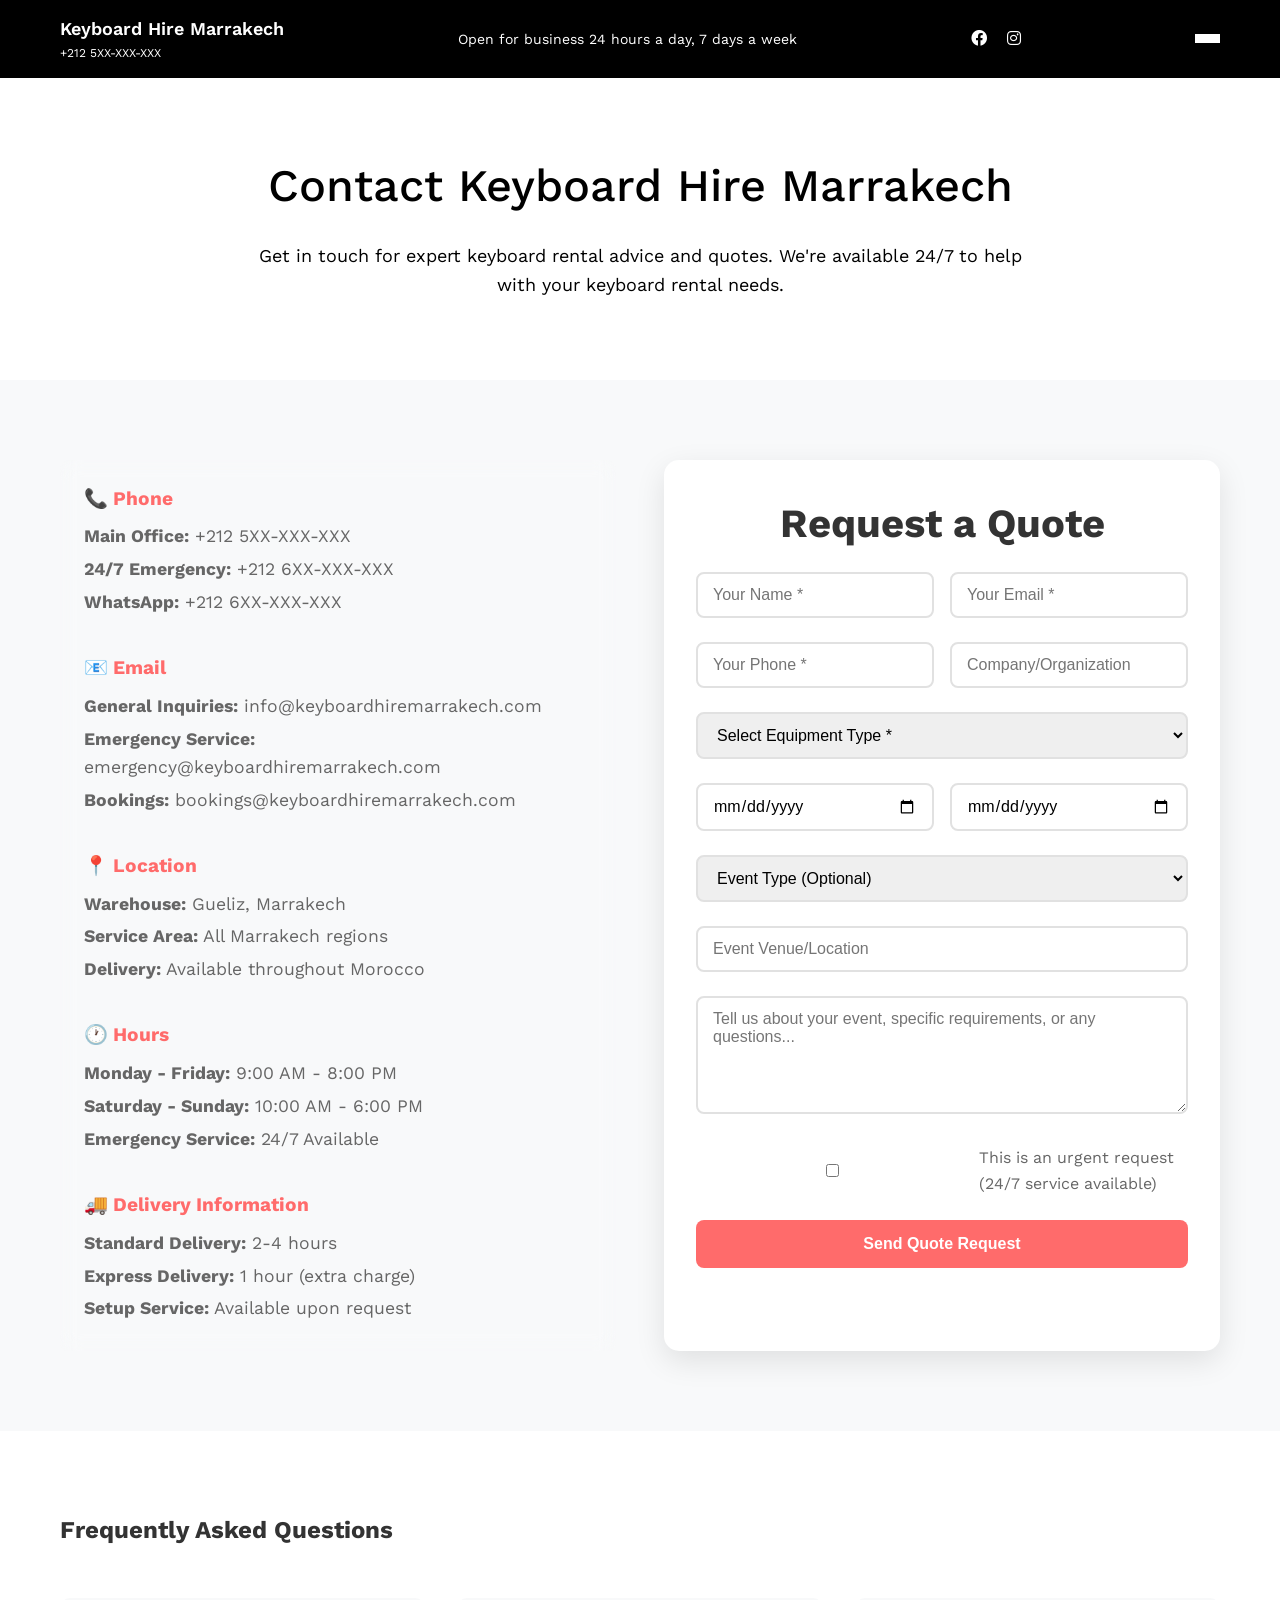
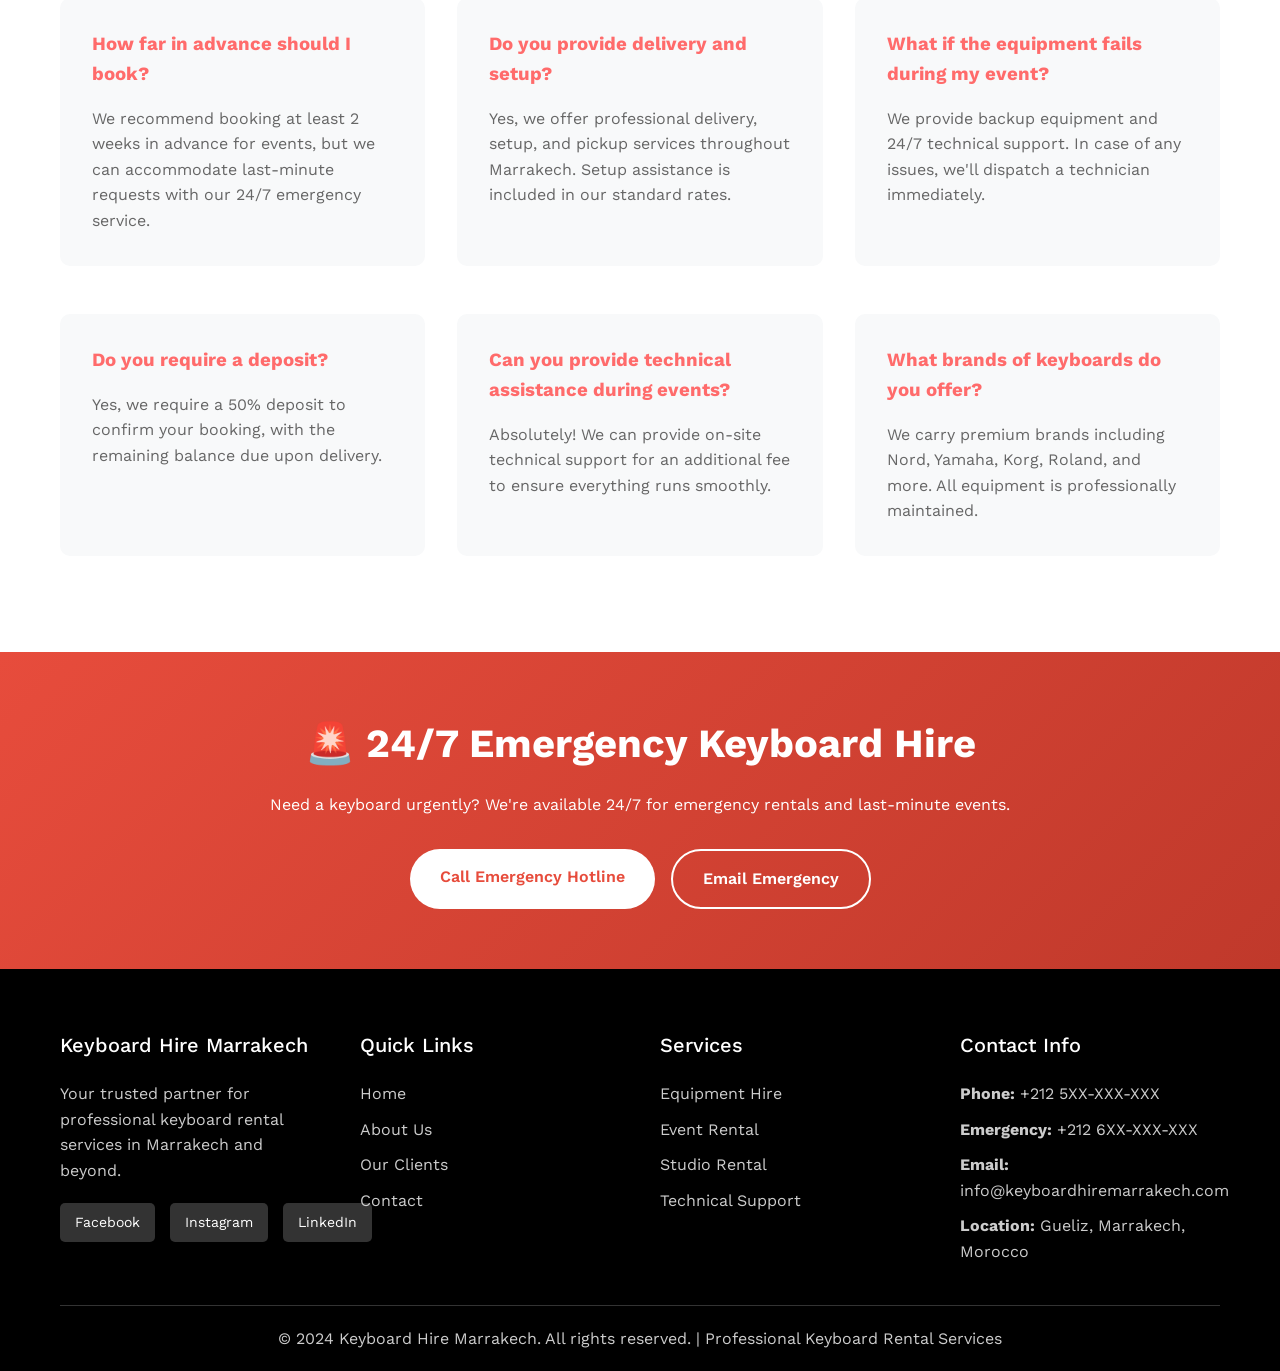
<file: contact.html>
<!DOCTYPE html>
<html lang="en">
<head>
    <meta charset="UTF-8">
    <meta name="viewport" content="width=device-width, initial-scale=1.0">
    <title>Contact - Keyboard Hire Marrakech | Premium Keyboard Rental Services</title>
    <meta name="description" content="Contact Keyboard Hire Marrakech for professional keyboard rental services. Get quotes, ask questions, or request emergency keyboard hire for events in Marrakech.">
    <meta name="keywords" content="contact keyboard hire Marrakech, keyboard rental contact, piano hire Marrakech, emergency keyboard rental, music equipment hire contact">
    <link rel="stylesheet" href="styles.css">
    <link href="https://fonts.googleapis.com/css2?family=Work+Sans:wght@300;400;500;600;700&display=swap" rel="stylesheet">
    <link rel="stylesheet" href="https://cdnjs.cloudflare.com/ajax/libs/font-awesome/6.0.0/css/all.min.css">
</head>
<body style="background-color: #fff; font-family: 'Work Sans', sans-serif;">
    
    <!-- Top Bar -->
    <div style="background-color: #000; color: #fff; padding: 15px 0; position: fixed; top: 0; width: 100%; z-index: 1000;">
        <div style="max-width: 1200px; margin: 0 auto; padding: 0 20px; display: flex; justify-content: space-between; align-items: center;">
            <div style="display: flex; align-items: center;">
                <div>
                    <div style="font-size: 18px; font-weight: 600;">Keyboard Hire Marrakech</div>
                    <div style="font-size: 12px; text-transform: uppercase;">+212 5XX-XXX-XXX</div>
                </div>
            </div>
            
            <!-- Desktop Menu -->
            <div class="desktop-menu" style="text-align: center; font-size: 14px;">
                Open for business 24 hours a day, 7 days a week
            </div>
            
            <!-- Desktop Social Links -->
            <div class="desktop-social" style="display: flex; gap: 20px; align-items: center;">
                <a href="#" style="color: #fff; text-decoration: none;"><i class="fab fa-facebook"></i></a>
                <a href="#" style="color: #fff; text-decoration: none;"><i class="fab fa-instagram"></i></a>
            </div>
            
            <!-- Desktop Hamburger Menu -->
            <div class="desktop-hamburger" style="cursor: pointer; flex-direction: column; gap: 4px;" onclick="toggleDesktopMenu()">
                <span style="width: 25px; height: 3px; background: #fff; display: block;"></span>
                <span style="width: 25px; height: 3px; background: #fff; display: block;"></span>
                <span style="width: 25px; height: 3px; background: #fff; display: block;"></span>
            </div>
            
            <!-- Mobile Hamburger Menu -->
            <div class="hamburger" style="display: none; cursor: pointer; flex-direction: column; gap: 4px;">
                <span style="width: 25px; height: 3px; background: #fff; display: block;"></span>
                <span style="width: 25px; height: 3px; background: #fff; display: block;"></span>
                <span style="width: 25px; height: 3px; background: #fff; display: block;"></span>
            </div>
        </div>
    </div>
    
    <!-- Desktop Menu Dropdown -->
    <div id="desktop-menu-dropdown" style="position: fixed; top: 70px; right: 20px; width: 300px; background: #000; color: #fff; padding: 20px; display: none; z-index: 999; border-radius: 10px; box-shadow: 0 10px 30px rgba(0,0,0,0.3);">
        <div style="text-align: center; font-size: 14px; margin-bottom: 20px;">
            Open for business 24 hours a day, 7 days a week
        </div>
        <div style="display: flex; justify-content: center; gap: 20px; margin-bottom: 20px;">
            <a href="#" style="color: #fff; text-decoration: none;"><i class="fab fa-facebook"></i></a>
            <a href="#" style="color: #fff; text-decoration: none;"><i class="fab fa-instagram"></i></a>
        </div>
        <nav style="text-align: center;">
            <a href="index.html" style="color: #fff; text-decoration: none; display: block; padding: 10px 0; border-bottom: 1px solid #333;">Home</a>
            <a href="about.html" style="color: #fff; text-decoration: none; display: block; padding: 10px 0; border-bottom: 1px solid #333;">About</a>
            <a href="clients.html" style="color: #fff; text-decoration: none; display: block; padding: 10px 0; border-bottom: 1px solid #333;">Clients</a>
            <a href="contact.html" style="color: #fff; text-decoration: none; display: block; padding: 10px 0; border-bottom: 1px solid #333;">Contact Us</a>
            <a href="index.html#equipment" style="color: #fff; text-decoration: none; display: block; padding: 10px 0;">Equipment</a>
        </nav>
    </div>
    
    <!-- Mobile Menu -->
    <div id="mobile-menu" style="position: fixed; top: 70px; left: 0; width: 100%; background: #000; color: #fff; padding: 20px 0; display: none; z-index: 999;">
        <div style="max-width: 1200px; margin: 0 auto; padding: 0 20px;">
            <div style="text-align: center; font-size: 14px; margin-bottom: 20px;">
                Open for business 24 hours a day, 7 days a week
            </div>
            <div style="display: flex; justify-content: center; gap: 20px; margin-bottom: 20px;">
                <a href="#" style="color: #fff; text-decoration: none;"><i class="fab fa-facebook"></i></a>
                <a href="#" style="color: #fff; text-decoration: none;"><i class="fab fa-instagram"></i></a>
            </div>
            <nav style="text-align: center;">
                <a href="index.html" style="color: #fff; text-decoration: none; display: block; padding: 10px 0;">Home</a>
                <a href="about.html" style="color: #fff; text-decoration: none; display: block; padding: 10px 0;">About</a>
                <a href="clients.html" style="color: #fff; text-decoration: none; display: block; padding: 10px 0;">Clients</a>
                <a href="contact.html" style="color: #fff; text-decoration: none; display: block; padding: 10px 0;">Contact Us</a>
                <a href="index.html#equipment" style="color: #fff; text-decoration: none; display: block; padding: 10px 0;">Equipment</a>
            </nav>
        </div>
    </div>

    <!-- Main Content -->
    <div style="margin-top: 70px;">
        
        <!-- Page Header -->
        <section style="background: #fff; padding: 80px 0; text-align: center;">
            <div style="max-width: 1200px; margin: 0 auto; padding: 0 20px;">
                <h1 style="font-size: 45px; font-weight: 500; margin-bottom: 20px; color: #000;">Contact Keyboard Hire Marrakech</h1>
                <p style="font-size: 18px; color: #000; max-width: 800px; margin: 0 auto;">Get in touch for expert keyboard rental advice and quotes. We're available 24/7 to help with your keyboard rental needs.</p>
            </div>
        </section>

    <!-- Contact Section -->
    <section class="contact">
        <div class="container">
            <div class="contact-content">
                <div class="contact-info">
                    <div class="contact-item">
                        <h3>📞 Phone</h3>
                        <p><strong>Main Office:</strong> +212 5XX-XXX-XXX</p>
                        <p><strong>24/7 Emergency:</strong> +212 6XX-XXX-XXX</p>
                        <p><strong>WhatsApp:</strong> +212 6XX-XXX-XXX</p>
                    </div>
                    
                    <div class="contact-item">
                        <h3>📧 Email</h3>
                        <p><strong>General Inquiries:</strong> info@keyboardhiremarrakech.com</p>
                        <p><strong>Emergency Service:</strong> emergency@keyboardhiremarrakech.com</p>
                        <p><strong>Bookings:</strong> bookings@keyboardhiremarrakech.com</p>
                    </div>
                    
                    <div class="contact-item">
                        <h3>📍 Location</h3>
                        <p><strong>Warehouse:</strong> Gueliz, Marrakech</p>
                        <p><strong>Service Area:</strong> All Marrakech regions</p>
                        <p><strong>Delivery:</strong> Available throughout Morocco</p>
                    </div>
                    
                    <div class="contact-item">
                        <h3>🕐 Hours</h3>
                        <p><strong>Monday - Friday:</strong> 9:00 AM - 8:00 PM</p>
                        <p><strong>Saturday - Sunday:</strong> 10:00 AM - 6:00 PM</p>
                        <p><strong>Emergency Service:</strong> 24/7 Available</p>
                    </div>

                    <div class="contact-item">
                        <h3>🚚 Delivery Information</h3>
                        <p><strong>Standard Delivery:</strong> 2-4 hours</p>
                        <p><strong>Express Delivery:</strong> 1 hour (extra charge)</p>
                        <p><strong>Setup Service:</strong> Available upon request</p>
                    </div>
                </div>
                
                <div class="contact-form">
                    <h2>Request a Quote</h2>
                    <form id="quote-form">
                        <div class="form-row">
                            <div class="form-group">
                                <input type="text" name="name" placeholder="Your Name *" required>
                            </div>
                            <div class="form-group">
                                <input type="email" name="email" placeholder="Your Email *" required>
                            </div>
                        </div>
                        
                        <div class="form-row">
                            <div class="form-group">
                                <input type="tel" name="phone" placeholder="Your Phone *" required>
                            </div>
                            <div class="form-group">
                                <input type="text" name="company" placeholder="Company/Organization">
                            </div>
                        </div>
                        
                        <div class="form-group">
                            <select name="equipment" required>
                                <option value="">Select Equipment Type *</option>
                                <option value="stage-piano">Stage Piano</option>
                                <option value="digital-piano">Digital Piano</option>
                                <option value="synthesizer">Synthesizer</option>
                                <option value="workstation">Workstation Keyboard</option>
                                <option value="portable-keyboard">Portable Keyboard</option>
                                <option value="organ">Electronic Organ</option>
                                <option value="multiple">Multiple Equipment</option>
                                <option value="not-sure">Not Sure - Need Advice</option>
                            </select>
                        </div>
                        
                        <div class="form-row">
                            <div class="form-group">
                                <input type="date" name="start_date" placeholder="Start Date *" required>
                            </div>
                            <div class="form-group">
                                <input type="date" name="end_date" placeholder="End Date *" required>
                            </div>
                        </div>
                        
                        <div class="form-group">
                            <select name="event-type">
                                <option value="">Event Type (Optional)</option>
                                <option value="concert">Concert/Performance</option>
                                <option value="wedding">Wedding</option>
                                <option value="corporate">Corporate Event</option>
                                <option value="festival">Festival</option>
                                <option value="studio">Recording Session</option>
                                <option value="private">Private Event</option>
                                <option value="educational">Educational</option>
                                <option value="other">Other</option>
                            </select>
                        </div>
                        
                        <div class="form-group">
                            <input type="text" name="venue" placeholder="Event Venue/Location">
                        </div>
                        
                        <div class="form-group">
                            <textarea name="message" placeholder="Tell us about your event, specific requirements, or any questions..." rows="5"></textarea>
                        </div>
                        
                        <div class="form-group">
                            <label class="checkbox-label">
                                <input type="checkbox" name="urgent" value="yes">
                                <span class="checkmark"></span>
                                This is an urgent request (24/7 service available)
                            </label>
                        </div>
                        
                        <button type="submit" class="btn-submit">Send Quote Request</button>
                    </form>
                </div>
            </div>
        </div>
    </section>

    <!-- FAQ Section -->
    <section class="faq">
        <div class="container">
            <h2>Frequently Asked <span>Questions</span></h2>
            <div class="faq-grid">
                <div class="faq-item">
                    <h3>How far in advance should I book?</h3>
                    <p>We recommend booking at least 2 weeks in advance for events, but we can accommodate last-minute requests with our 24/7 emergency service.</p>
                </div>
                
                <div class="faq-item">
                    <h3>Do you provide delivery and setup?</h3>
                    <p>Yes, we offer professional delivery, setup, and pickup services throughout Marrakech. Setup assistance is included in our standard rates.</p>
                </div>
                
                <div class="faq-item">
                    <h3>What if the equipment fails during my event?</h3>
                    <p>We provide backup equipment and 24/7 technical support. In case of any issues, we'll dispatch a technician immediately.</p>
                </div>
                
                <div class="faq-item">
                    <h3>Do you require a deposit?</h3>
                    <p>Yes, we require a 50% deposit to confirm your booking, with the remaining balance due upon delivery.</p>
                </div>
                
                <div class="faq-item">
                    <h3>Can you provide technical assistance during events?</h3>
                    <p>Absolutely! We can provide on-site technical support for an additional fee to ensure everything runs smoothly.</p>
                </div>
                
                <div class="faq-item">
                    <h3>What brands of keyboards do you offer?</h3>
                    <p>We carry premium brands including Nord, Yamaha, Korg, Roland, and more. All equipment is professionally maintained.</p>
                </div>
            </div>
        </div>
    </section>

    <!-- Emergency Contact Banner -->
    <section class="emergency-banner">
        <div class="container">
            <div class="emergency-content">
                <h2>🚨 24/7 Emergency <span>Keyboard Hire</span></h2>
                <p>Need a keyboard urgently? We're available 24/7 for emergency rentals and last-minute events.</p>
                <div class="emergency-buttons">
                    <a href="tel:+2126XXXXXXXX" class="btn-emergency">Call Emergency Hotline</a>
                    <a href="mailto:emergency@keyboardhiremarrakech.com" class="btn-emergency-secondary">Email Emergency</a>
                </div>
            </div>
        </div>
    </section>

    <!-- Footer -->
        <footer style="background: #000; color: #fff; padding: 60px 0 20px;">
            <div style="max-width: 1200px; margin: 0 auto; padding: 0 20px;">
                <div style="display: grid; grid-template-columns: repeat(auto-fit, minmax(250px, 1fr)); gap: 40px; margin-bottom: 40px;">
                    <div>
                        <h3 style="font-size: 20px; font-weight: 500; margin-bottom: 20px; color: #fff;">Keyboard Hire Marrakech</h3>
                        <p style="color: #ccc; line-height: 1.6; margin-bottom: 20px;">Your trusted partner for professional keyboard rental services in Marrakech and beyond.</p>
                        <div style="display: flex; gap: 15px;">
                            <a href="#" style="color: #fff; text-decoration: none; padding: 8px 15px; background: #333; border-radius: 5px; font-size: 14px;">Facebook</a>
                            <a href="#" style="color: #fff; text-decoration: none; padding: 8px 15px; background: #333; border-radius: 5px; font-size: 14px;">Instagram</a>
                            <a href="#" style="color: #fff; text-decoration: none; padding: 8px 15px; background: #333; border-radius: 5px; font-size: 14px;">LinkedIn</a>
                        </div>
                    </div>
                    
                    <div>
                        <h3 style="font-size: 20px; font-weight: 500; margin-bottom: 20px; color: #fff;">Quick Links</h3>
                        <ul style="list-style: none; padding: 0;">
                            <li style="margin-bottom: 10px;"><a href="index.html" style="color: #ccc; text-decoration: none;">Home</a></li>
                            <li style="margin-bottom: 10px;"><a href="about.html" style="color: #ccc; text-decoration: none;">About Us</a></li>
                            <li style="margin-bottom: 10px;"><a href="clients.html" style="color: #ccc; text-decoration: none;">Our Clients</a></li>
                            <li style="margin-bottom: 10px;"><a href="contact.html" style="color: #ccc; text-decoration: none;">Contact</a></li>
                        </ul>
                    </div>
                    
                    <div>
                        <h3 style="font-size: 20px; font-weight: 500; margin-bottom: 20px; color: #fff;">Services</h3>
                        <ul style="list-style: none; padding: 0;">
                            <li style="margin-bottom: 10px;"><a href="index.html#equipment" style="color: #ccc; text-decoration: none;">Equipment Hire</a></li>
                            <li style="margin-bottom: 10px;"><a href="index.html#services" style="color: #ccc; text-decoration: none;">Event Rental</a></li>
                            <li style="margin-bottom: 10px;"><a href="index.html#services" style="color: #ccc; text-decoration: none;">Studio Rental</a></li>
                            <li style="margin-bottom: 10px;"><a href="index.html#services" style="color: #ccc; text-decoration: none;">Technical Support</a></li>
                        </ul>
                    </div>
                    
                    <div>
                        <h3 style="font-size: 20px; font-weight: 500; margin-bottom: 20px; color: #fff;">Contact Info</h3>
                        <p style="color: #ccc; margin-bottom: 10px;"><strong>Phone:</strong> +212 5XX-XXX-XXX</p>
                        <p style="color: #ccc; margin-bottom: 10px;"><strong>Emergency:</strong> +212 6XX-XXX-XXX</p>
                        <p style="color: #ccc; margin-bottom: 10px;"><strong>Email:</strong> info@keyboardhiremarrakech.com</p>
                        <p style="color: #ccc;"><strong>Location:</strong> Gueliz, Marrakech, Morocco</p>
                    </div>
                </div>
                
                <div style="text-align: center; padding-top: 20px; border-top: 1px solid #333; color: #ccc;">
                    <p>&copy; 2024 Keyboard Hire Marrakech. All rights reserved. | Professional Keyboard Rental Services</p>
                </div>
            </div>
        </footer>
    </div>

    <script>
// Hamburger Menu Toggle
document.addEventListener('DOMContentLoaded', function() {
    const hamburger = document.querySelector('.hamburger');
    const mobileMenu = document.getElementById('mobile-menu');
    const desktopMenu = document.querySelector('.desktop-menu');
    const desktopSocial = document.querySelector('.desktop-social');
    
    // Check screen size on load
    function checkScreenSize() {
        if (window.innerWidth <= 768) {
            hamburger.style.display = 'flex';
            desktopMenu.style.display = 'none';
            desktopSocial.style.display = 'none';
        } else {
            hamburger.style.display = 'none';
            desktopMenu.style.display = 'block';
            desktopSocial.style.display = 'flex';
            mobileMenu.style.display = 'none';
        }
    }
    
    // Initial check
    checkScreenSize();
    
    // Check on resize
    window.addEventListener('resize', checkScreenSize);
    
    // Toggle mobile menu
    hamburger.addEventListener('click', function() {
        if (mobileMenu.style.display === 'none' || mobileMenu.style.display === '') {
            mobileMenu.style.display = 'block';
        } else {
            mobileMenu.style.display = 'none';
        }
    });
    
    // Close mobile menu when clicking on links
    const mobileLinks = mobileMenu.querySelectorAll('a');
    mobileLinks.forEach(link => {
        link.addEventListener('click', function() {
            mobileMenu.style.display = 'none';
        });
    });
});

// Desktop Menu Toggle
function toggleDesktopMenu() {
    const desktopMenuDropdown = document.getElementById('desktop-menu-dropdown');
    if (desktopMenuDropdown.style.display === 'none' || desktopMenuDropdown.style.display === '') {
        desktopMenuDropdown.style.display = 'block';
    } else {
        desktopMenuDropdown.style.display = 'none';
    }
}

// Close desktop menu when clicking outside
document.addEventListener('click', function(event) {
    const desktopMenuDropdown = document.getElementById('desktop-menu-dropdown');
    const desktopHamburger = document.querySelector('.desktop-hamburger');
    
    if (!desktopHamburger.contains(event.target) && !desktopMenuDropdown.contains(event.target)) {
        desktopMenuDropdown.style.display = 'none';
    }
});

// Close desktop menu when clicking on links
document.addEventListener('DOMContentLoaded', function() {
    const desktopLinks = document.querySelectorAll('#desktop-menu-dropdown a');
    desktopLinks.forEach(link => {
        link.addEventListener('click', function() {
            document.getElementById('desktop-menu-dropdown').style.display = 'none';
        });
    });
});

// Form submission handler
document.addEventListener('DOMContentLoaded', function() {
    const form = document.querySelector('form');
    if (form) {
        form.addEventListener('submit', function(e) {
            e.preventDefault();
            alert('Thank you for your enquiry! We will contact you shortly.');
            form.reset();
        });
    }
});
</script>
</body>
</html>
</file>
<file: styles.css>
/* Reset and Base Styles */
* {
    margin: 0;
    padding: 0;
    box-sizing: border-box;
}

body {
    font-family: 'Poppins', sans-serif;
    line-height: 1.6;
    color: #333;
    overflow-x: hidden;
}

.container {
    max-width: 1200px;
    margin: 0 auto;
    padding: 0 20px;
}

/* Header Styles */
.header {
    position: fixed;
    top: 0;
    width: 100%;
    background: rgba(0, 0, 0, 0.9);
    backdrop-filter: blur(10px);
    z-index: 1000;
    transition: all 0.3s ease;
}

.navbar {
    padding: 1rem 0;
}

.nav-container {
    max-width: 1200px;
    margin: 0 auto;
    padding: 0 20px;
    display: flex;
    justify-content: space-between;
    align-items: center;
}

.logo h1 {
    color: #fff;
    font-size: 1.8rem;
    font-weight: 600;
}

.logo span {
    color: #ff6b6b;
}

.nav-menu {
    display: flex;
    list-style: none;
    gap: 2rem;
}

.nav-link {
    color: #fff;
    text-decoration: none;
    font-weight: 500;
    transition: color 0.3s ease;
    position: relative;
}

.nav-link:hover {
    color: #ff6b6b;
}

.nav-link::after {
    content: '';
    position: absolute;
    bottom: -5px;
    left: 0;
    width: 0;
    height: 2px;
    background: #ff6b6b;
    transition: width 0.3s ease;
}

.nav-link:hover::after {
    width: 100%;
}

.hamburger {
    display: none;
    flex-direction: column;
    cursor: pointer;
}

.hamburger span {
    width: 25px;
    height: 3px;
    background: #fff;
    margin: 3px 0;
    transition: 0.3s;
}

/* Hero Section */
.hero {
    position: relative;
    height: 100vh;
    display: flex;
    align-items: center;
    justify-content: center;
    overflow: hidden;
}

.video-container {
    position: absolute;
    top: 0;
    left: 0;
    width: 100%;
    height: 100%;
    z-index: -1;
}

#hero-video {
    width: 100%;
    height: 100%;
    object-fit: cover;
}

.video-overlay {
    position: absolute;
    top: 0;
    left: 0;
    width: 100%;
    height: 100%;
    background: rgba(0, 0, 0, 0.6);
}

.hero-content {
    text-align: center;
    color: #fff;
    padding: 0 20px;
    max-width: 800px;
    animation: fadeInUp 1s ease;
}

.hero-content h1 {
    font-size: 3.5rem;
    font-weight: 700;
    margin-bottom: 1rem;
    line-height: 1.2;
}

.hero-content span {
    color: #ff6b6b;
}

.hero-content p {
    font-size: 1.2rem;
    margin-bottom: 2rem;
    opacity: 0.9;
}

.hero-buttons {
    display: flex;
    gap: 1rem;
    justify-content: center;
    margin-bottom: 2rem;
    flex-wrap: wrap;
}

.btn-primary, .btn-secondary {
    padding: 15px 30px;
    border: none;
    border-radius: 50px;
    font-size: 1rem;
    font-weight: 600;
    text-decoration: none;
    transition: all 0.3s ease;
    cursor: pointer;
    display: inline-block;
}

.btn-primary {
    background: #ff6b6b;
    color: #fff;
}

.btn-primary:hover {
    background: #ff5252;
    transform: translateY(-2px);
    box-shadow: 0 10px 20px rgba(255, 107, 107, 0.3);
}

.btn-secondary {
    background: transparent;
    color: #fff;
    border: 2px solid #fff;
}

.btn-secondary:hover {
    background: #fff;
    color: #333;
    transform: translateY(-2px);
}

.contact-info {
    background: rgba(255, 255, 255, 0.1);
    padding: 1.5rem;
    border-radius: 10px;
    backdrop-filter: blur(10px);
}

.contact-info p {
    margin: 0.5rem 0;
    font-size: 1.1rem;
}

/* Equipment Section */
.equipment {
    padding: 80px 0;
    background: #f8f9fa;
}

.equipment h2 {
    text-align: center;
    font-size: 2.5rem;
    margin-bottom: 1rem;
    color: #333;
}

.equipment span {
    color: #ff6b6b;
}

.equipment > .container > p {
    text-align: center;
    font-size: 1.1rem;
    margin-bottom: 3rem;
    color: #666;
}

.equipment-grid {
    display: grid;
    grid-template-columns: repeat(auto-fit, minmax(280px, 1fr));
    gap: 2rem;
}

.equipment-card {
    background: #fff;
    border-radius: 15px;
    overflow: hidden;
    box-shadow: 0 10px 30px rgba(0, 0, 0, 0.1);
    transition: transform 0.3s ease, box-shadow 0.3s ease;
}

.equipment-card:hover {
    transform: translateY(-10px);
    box-shadow: 0 20px 40px rgba(0, 0, 0, 0.15);
}

.equipment-image {
    height: 200px;
    overflow: hidden;
    border-radius: 10px 10px 0 0;
}

.equipment-image img {
    width: 100%;
    height: 100%;
    object-fit: cover;
    transition: transform 0.3s ease;
}

.equipment-card:hover .equipment-image img {
    transform: scale(1.1);
}

.equipment-info {
    padding: 1.5rem;
}

.equipment-info h3 {
    font-size: 1.3rem;
    margin-bottom: 0.5rem;
    color: #333;
}

.equipment-info p {
    color: #666;
    margin-bottom: 1rem;
    font-size: 0.9rem;
}


.btn-details {
    display: inline-block;
    padding: 10px 20px;
    background: #333;
    color: #fff;
    text-decoration: none;
    border-radius: 25px;
    font-size: 0.9rem;
    transition: background 0.3s ease;
}

.btn-details:hover {
    background: #ff6b6b;
}

/* Services Section */
.services {
    padding: 80px 0;
    background: #fff;
}

.services h2 {
    text-align: center;
    font-size: 2.5rem;
    margin-bottom: 1rem;
    color: #333;
}

.services span {
    color: #ff6b6b;
}

.services > .container > p {
    text-align: center;
    font-size: 1.1rem;
    margin-bottom: 3rem;
    color: #666;
}

.services-grid {
    display: grid;
    grid-template-columns: repeat(auto-fit, minmax(250px, 1fr));
    gap: 2rem;
}

.service-item {
    text-align: center;
    padding: 2rem;
    background: #f8f9fa;
    border-radius: 15px;
    transition: transform 0.3s ease, background 0.3s ease;
}

.service-item:hover {
    transform: translateY(-5px);
    background: #fff;
    box-shadow: 0 10px 30px rgba(0, 0, 0, 0.1);
}

.service-icon {
    font-size: 3rem;
    margin-bottom: 1rem;
}

.service-item h3 {
    font-size: 1.3rem;
    margin-bottom: 1rem;
    color: #333;
}

.service-item p {
    color: #666;
    line-height: 1.6;
}

/* About Section */
.about {
    padding: 80px 0;
    background: #f8f9fa;
}

.about-content {
    display: grid;
    grid-template-columns: 1fr 1fr;
    gap: 3rem;
    align-items: center;
}

.about-text h2 {
    font-size: 2.5rem;
    margin-bottom: 1rem;
    color: #333;
}

.about-text span {
    color: #ff6b6b;
}

.about-text p {
    color: #666;
    margin-bottom: 1.5rem;
    line-height: 1.8;
}

.about-stats {
    display: grid;
    grid-template-columns: repeat(3, 1fr);
    gap: 2rem;
    margin-top: 2rem;
}

.stat {
    text-align: center;
}

.stat h3 {
    font-size: 2rem;
    color: #ff6b6b;
    margin-bottom: 0.5rem;
}

.stat p {
    color: #666;
    font-weight: 500;
}

.about-image img {
    width: 100%;
    border-radius: 15px;
    box-shadow: 0 20px 40px rgba(0, 0, 0, 0.1);
}

/* Testimonials Section */
.testimonials {
    padding: 80px 0;
    background: #fff;
}

.testimonials h2 {
    text-align: center;
    font-size: 2.5rem;
    margin-bottom: 1rem;
    color: #333;
}

.testimonials span {
    color: #ff6b6b;
}

.testimonials-grid {
    display: grid;
    grid-template-columns: repeat(auto-fit, minmax(300px, 1fr));
    gap: 2rem;
    margin-top: 3rem;
}

.testimonial {
    background: #f8f9fa;
    padding: 2rem;
    border-radius: 15px;
    box-shadow: 0 10px 30px rgba(0, 0, 0, 0.1);
    transition: transform 0.3s ease;
}

.testimonial:hover {
    transform: translateY(-5px);
}

.stars {
    font-size: 1.2rem;
    margin-bottom: 1rem;
}

.testimonial p {
    color: #666;
    line-height: 1.8;
    margin-bottom: 1.5rem;
    font-style: italic;
}

.client-info strong {
    display: block;
    color: #333;
    margin-bottom: 0.3rem;
}

.client-info span {
    color: #666;
    font-size: 0.9rem;
}

/* Contact Section */
.contact {
    padding: 80px 0;
    background: #f8f9fa;
}

.contact h2 {
    text-align: center;
    font-size: 2.5rem;
    margin-bottom: 1rem;
    color: #333;
}

.contact span {
    color: #ff6b6b;
}

.contact > .container > p {
    text-align: center;
    font-size: 1.1rem;
    margin-bottom: 3rem;
    color: #666;
}

.contact-content {
    display: grid;
    grid-template-columns: 1fr 1fr;
    gap: 3rem;
}

.contact-info {
    display: grid;
    gap: 2rem;
}

.contact-item h3 {
    color: #ff6b6b;
    margin-bottom: 0.5rem;
    font-size: 1.2rem;
}

.contact-item p {
    color: #666;
    margin: 0.3rem 0;
}

.contact-form {
    background: #fff;
    padding: 2rem;
    border-radius: 15px;
    box-shadow: 0 10px 30px rgba(0, 0, 0, 0.1);
}

.form-group {
    margin-bottom: 1.5rem;
}

.form-group input,
.form-group select,
.form-group textarea {
    width: 100%;
    padding: 12px 15px;
    border: 2px solid #e1e1e1;
    border-radius: 8px;
    font-family: 'Poppins', sans-serif;
    font-size: 1rem;
    transition: border-color 0.3s ease;
}

.form-group input:focus,
.form-group select:focus,
.form-group textarea:focus {
    outline: none;
    border-color: #ff6b6b;
}

.btn-submit {
    width: 100%;
    padding: 15px;
    background: #ff6b6b;
    color: #fff;
    border: none;
    border-radius: 8px;
    font-size: 1rem;
    font-weight: 600;
    cursor: pointer;
    transition: background 0.3s ease;
}

.btn-submit:hover {
    background: #ff5252;
}

/* Footer */
.footer {
    background: #2c3e50;
    color: #fff;
    padding: 50px 0 20px;
}

.footer-content {
    display: grid;
    grid-template-columns: repeat(auto-fit, minmax(250px, 1fr));
    gap: 2rem;
    margin-bottom: 2rem;
}

.footer-section h3 {
    margin-bottom: 1rem;
    color: #ff6b6b;
}

.footer-section p {
    color: #bdc3c7;
    margin-bottom: 1rem;
}

.footer-section ul {
    list-style: none;
}

.footer-section ul li {
    margin-bottom: 0.5rem;
}

.footer-section ul li a {
    color: #bdc3c7;
    text-decoration: none;
    transition: color 0.3s ease;
}

.footer-section ul li a:hover {
    color: #ff6b6b;
}

.social-links {
    display: flex;
    gap: 1rem;
    margin-top: 1rem;
}

.social-links a {
    color: #fff;
    text-decoration: none;
    padding: 8px 15px;
    background: #ff6b6b;
    border-radius: 5px;
    transition: background 0.3s ease;
}

.social-links a:hover {
    background: #ff5252;
}

.footer-bottom {
    text-align: center;
    padding-top: 2rem;
    border-top: 1px solid #34495e;
    color: #bdc3c7;
}

/* Animations */
@keyframes fadeInUp {
    from {
        opacity: 0;
        transform: translateY(30px);
    }
    to {
        opacity: 1;
        transform: translateY(0);
    }
}

/* Responsive Design */
@media (max-width: 768px) {
    .nav-menu {
        position: fixed;
        left: -100%;
        top: 70px;
        flex-direction: column;
        background-color: rgba(0, 0, 0, 0.9);
        width: 100%;
        text-align: center;
        transition: 0.3s;
        padding: 2rem 0;
    }

    .nav-menu.active {
        left: 0;
    }

    .hamburger {
        display: flex;
    }

    .hamburger.active span:nth-child(2) {
        opacity: 0;
    }

    .hamburger.active span:nth-child(1) {
        transform: translateY(8px) rotate(45deg);
    }

    .hamburger.active span:nth-child(3) {
        transform: translateY(-8px) rotate(-45deg);
    }

    .hero-content h1 {
        font-size: 2.5rem;
    }

    .hero-buttons {
        flex-direction: column;
        align-items: center;
    }

    .about-content,
    .contact-content {
        grid-template-columns: 1fr;
        gap: 2rem;
    }

    .about-stats {
        grid-template-columns: 1fr;
        gap: 1rem;
    }

    .equipment-grid,
    .services-grid,
    .testimonials-grid {
        grid-template-columns: 1fr;
    }

    .footer-content {
        grid-template-columns: 1fr;
        text-align: center;
    }

    .social-links {
        justify-content: center;
    }
}

@media (max-width: 480px) {
    .hero-content h1 {
        font-size: 2rem;
    }

    .hero-content p {
        font-size: 1rem;
    }

    .equipment h2,
    .services h2,
    .about-text h2,
    .testimonials h2,
    .contact h2 {
        font-size: 2rem;
    }

    .container {
        padding: 0 15px;
    }
}

/* Smooth Scrolling */
html {
    scroll-behavior: smooth;
}

/* Page Header */
.page-header {
    padding: 120px 0 80px;
    background: linear-gradient(135deg, #2c3e50 0%, #34495e 100%);
    color: white;
    text-align: center;
}

.page-header h1 {
    font-size: 3rem;
    margin-bottom: 1rem;
}

.page-header span {
    color: #ff6b6b;
}

.page-header p {
    font-size: 1.2rem;
    opacity: 0.9;
}

/* Client Stats */
.client-stats {
    padding: 80px 0;
    background: #f8f9fa;
}

.stats-grid {
    display: grid;
    grid-template-columns: repeat(auto-fit, minmax(200px, 1fr));
    gap: 2rem;
    text-align: center;
}

.stat-item h2 {
    font-size: 3rem;
    color: #ff6b6b;
    margin-bottom: 0.5rem;
}

.stat-item p {
    color: #666;
    font-weight: 500;
}

/* Featured Clients */
.featured-clients {
    padding: 80px 0;
    background: #fff;
}

.clients-grid {
    display: grid;
    gap: 3rem;
    margin-top: 3rem;
}

.client-category {
    background: #f8f9fa;
    padding: 2rem;
    border-radius: 15px;
}

.client-category h3 {
    font-size: 1.5rem;
    margin-bottom: 1.5rem;
    color: #ff6b6b;
}

.client-list {
    display: grid;
    gap: 1.5rem;
}

.client-item {
    display: flex;
    align-items: center;
    gap: 1rem;
    padding: 1rem;
    background: #fff;
    border-radius: 10px;
    transition: transform 0.3s ease;
}

.client-item:hover {
    transform: translateY(-3px);
    box-shadow: 0 5px 15px rgba(0, 0, 0, 0.1);
}

.client-logo img {
    width: 80px;
    height: 50px;
    object-fit: contain;
}

.client-item h4 {
    color: #333;
    margin-bottom: 0.3rem;
}

.client-item p {
    color: #666;
    font-size: 0.9rem;
}

/* Success Stories */
.success-stories {
    padding: 80px 0;
    background: #f8f9fa;
}

.story-grid {
    display: grid;
    grid-template-columns: repeat(auto-fit, minmax(350px, 1fr));
    gap: 2rem;
    margin-top: 3rem;
}

.story-item {
    background: #fff;
    border-radius: 15px;
    overflow: hidden;
    box-shadow: 0 10px 30px rgba(0, 0, 0, 0.1);
    transition: transform 0.3s ease;
}

.story-item:hover {
    transform: translateY(-5px);
}

.story-image img {
    width: 100%;
    height: 200px;
    object-fit: cover;
}

.story-content {
    padding: 1.5rem;
}

.story-content h3 {
    color: #333;
    margin-bottom: 1rem;
}

.story-content p {
    color: #666;
    margin-bottom: 1rem;
}

.story-details {
    display: flex;
    gap: 1rem;
    flex-wrap: wrap;
}

.story-details span {
    background: #f8f9fa;
    padding: 5px 10px;
    border-radius: 20px;
    font-size: 0.8rem;
    color: #666;
}

/* Partnership CTA */
.partnership-cta {
    padding: 80px 0;
    background: linear-gradient(135deg, #ff6b6b 0%, #ff5252 100%);
    color: white;
    text-align: center;
}

.partnership-cta h2 {
    font-size: 2.5rem;
    margin-bottom: 1rem;
}

.partnership-cta span {
    color: white;
}

.cta-buttons {
    display: flex;
    gap: 1rem;
    justify-content: center;
    margin-top: 2rem;
    flex-wrap: wrap;
}

.btn-secondary {
    background: transparent;
    color: white;
    border: 2px solid white;
}

.btn-secondary:hover {
    background: white;
    color: #ff6b6b;
}

/* Our Story */
.our-story {
    padding: 80px 0;
    background: #fff;
}

.story-content {
    display: grid;
    grid-template-columns: 1fr 1fr;
    gap: 3rem;
    align-items: center;
}

.story-text h2 {
    font-size: 2.5rem;
    margin-bottom: 1.5rem;
    color: #333;
}

.story-text span {
    color: #ff6b6b;
}

.story-text p {
    color: #666;
    margin-bottom: 1.5rem;
    line-height: 1.8;
}

.story-image img {
    width: 100%;
    border-radius: 15px;
    box-shadow: 0 20px 40px rgba(0, 0, 0, 0.1);
}

/* Mission & Values */
.mission-values {
    padding: 80px 0;
    background: #f8f9fa;
}

.values-grid {
    display: grid;
    grid-template-columns: repeat(auto-fit, minmax(250px, 1fr));
    gap: 2rem;
    margin-top: 3rem;
}

.value-item {
    text-align: center;
    padding: 2rem;
    background: #fff;
    border-radius: 15px;
    transition: transform 0.3s ease;
}

.value-item:hover {
    transform: translateY(-5px);
    box-shadow: 0 10px 30px rgba(0, 0, 0, 0.1);
}

.value-icon {
    font-size: 3rem;
    margin-bottom: 1rem;
}

.value-item h3 {
    color: #333;
    margin-bottom: 1rem;
}

.value-item p {
    color: #666;
    line-height: 1.6;
}

/* Team Section */
.team {
    padding: 80px 0;
    background: #fff;
}

.team-grid {
    display: grid;
    grid-template-columns: repeat(auto-fit, minmax(300px, 1fr));
    gap: 2rem;
    margin-top: 3rem;
}

.team-member {
    background: #f8f9fa;
    border-radius: 15px;
    overflow: hidden;
    transition: transform 0.3s ease;
}

.team-member:hover {
    transform: translateY(-5px);
    box-shadow: 0 10px 30px rgba(0, 0, 0, 0.1);
}

.member-image img {
    width: 100%;
    height: 250px;
    object-fit: cover;
}

.member-info {
    padding: 1.5rem;
}

.member-info h3 {
    color: #333;
    margin-bottom: 0.3rem;
}

.member-info h4 {
    color: #ff6b6b;
    margin-bottom: 1rem;
}

.member-info p {
    color: #666;
    margin-bottom: 1rem;
    line-height: 1.6;
}

.member-social a {
    color: #ff6b6b;
    text-decoration: none;
    font-weight: 500;
    transition: color 0.3s ease;
}

.member-social a:hover {
    color: #ff5252;
}

/* Facilities */
.facilities {
    padding: 80px 0;
    background: #f8f9fa;
}

.facilities-grid {
    display: grid;
    grid-template-columns: repeat(auto-fit, minmax(350px, 1fr));
    gap: 2rem;
    margin-top: 3rem;
}

.facility-item {
    background: #fff;
    border-radius: 15px;
    overflow: hidden;
    box-shadow: 0 10px 30px rgba(0, 0, 0, 0.1);
    transition: transform 0.3s ease;
}

.facility-item:hover {
    transform: translateY(-5px);
}

.facility-image img {
    width: 100%;
    height: 200px;
    object-fit: cover;
}

.facility-content {
    padding: 1.5rem;
}

.facility-content h3 {
    color: #333;
    margin-bottom: 1rem;
}

.facility-content p {
    color: #666;
    line-height: 1.6;
}

/* Achievements */
.achievements {
    padding: 80px 0;
    background: #fff;
}

.achievements-grid {
    display: grid;
    grid-template-columns: repeat(auto-fit, minmax(300px, 1fr));
    gap: 2rem;
    margin-top: 3rem;
}

.achievement-item {
    text-align: center;
    padding: 2rem;
    background: #f8f9fa;
    border-radius: 15px;
    transition: transform 0.3s ease;
}

.achievement-item:hover {
    transform: translateY(-5px);
    box-shadow: 0 10px 30px rgba(0, 0, 0, 0.1);
}

.achievement-icon {
    font-size: 3rem;
    margin-bottom: 1rem;
}

.achievement-item h3 {
    color: #333;
    margin-bottom: 0.5rem;
}

.achievement-item p {
    color: #666;
}

/* Partners */
.partners {
    padding: 80px 0;
    background: #f8f9fa;
}

.partners-grid {
    display: grid;
    grid-template-columns: repeat(auto-fit, minmax(200px, 1fr));
    gap: 2rem;
    margin-top: 3rem;
}

.partner-item {
    background: #fff;
    padding: 2rem;
    border-radius: 10px;
    display: flex;
    align-items: center;
    justify-content: center;
    transition: transform 0.3s ease;
}

.partner-item:hover {
    transform: translateY(-3px);
    box-shadow: 0 5px 15px rgba(0, 0, 0, 0.1);
}

.partner-item img {
    max-width: 100%;
    height: 60px;
    object-fit: contain;
    filter: grayscale(100%);
    transition: filter 0.3s ease;
}

.partner-item:hover img {
    filter: grayscale(0%);
}

/* About CTA */
.about-cta {
    padding: 80px 0;
    background: linear-gradient(135deg, #2c3e50 0%, #34495e 100%);
    color: white;
    text-align: center;
}

.about-cta h2 {
    font-size: 2.5rem;
    margin-bottom: 1rem;
}

.about-cta span {
    color: #ff6b6b;
}

/* FAQ Section */
.faq {
    padding: 80px 0;
    background: #fff;
}

.faq-grid {
    display: grid;
    grid-template-columns: repeat(auto-fit, minmax(300px, 1fr));
    gap: 2rem;
    margin-top: 3rem;
}

.faq-item {
    background: #f8f9fa;
    padding: 2rem;
    border-radius: 15px;
    transition: transform 0.3s ease;
}

.faq-item:hover {
    transform: translateY(-5px);
    box-shadow: 0 10px 30px rgba(0, 0, 0, 0.1);
}

.faq-item h3 {
    color: #ff6b6b;
    margin-bottom: 1rem;
}

.faq-item p {
    color: #666;
    line-height: 1.6;
}

/* Emergency Banner */
.emergency-banner {
    padding: 60px 0;
    background: linear-gradient(135deg, #e74c3c 0%, #c0392b 100%);
    color: white;
    text-align: center;
}

.emergency-content h2 {
    font-size: 2.5rem;
    margin-bottom: 1rem;
}

.emergency-content span {
    color: white;
}

.emergency-buttons {
    display: flex;
    gap: 1rem;
    justify-content: center;
    margin-top: 2rem;
    flex-wrap: wrap;
}

.btn-emergency {
    background: white;
    color: #e74c3c;
    padding: 15px 30px;
    border-radius: 50px;
    text-decoration: none;
    font-weight: 600;
    transition: all 0.3s ease;
}

.btn-emergency:hover {
    transform: translateY(-2px);
    box-shadow: 0 10px 20px rgba(255, 255, 255, 0.3);
}

.btn-emergency-secondary {
    background: transparent;
    color: white;
    border: 2px solid white;
    padding: 15px 30px;
    border-radius: 50px;
    text-decoration: none;
    font-weight: 600;
    transition: all 0.3s ease;
}

.btn-emergency-secondary:hover {
    background: white;
    color: #e74c3c;
}

/* Form Styles */
.form-row {
    display: grid;
    grid-template-columns: 1fr 1fr;
    gap: 1rem;
}

.checkbox-label {
    display: flex;
    align-items: center;
    cursor: pointer;
    color: #666;
}

.checkbox-label input[type="checkbox"] {
    margin-right: 10px;
}

/* Equipment Placeholder Styles */
.equipment-placeholder {
    width: 100%;
    height: 200px;
    background: linear-gradient(135deg, #2c3e50 0%, #34495e 100%);
    color: white;
    display: flex;
    align-items: center;
    justify-content: center;
    font-size: 3rem;
    font-weight: 600;
    text-align: center;
    border-radius: 10px;
    transition: transform 0.3s ease;
}

.equipment-card:hover .equipment-placeholder {
    transform: scale(1.05);
}

/* Image Placeholder Styles */
.image-placeholder {
    width: 100%;
    height: 400px;
    background: linear-gradient(135deg, #2c3e50 0%, #34495e 100%);
    color: white;
    display: flex;
    flex-direction: column;
    align-items: center;
    justify-content: center;
    font-size: 3rem;
    font-weight: 600;
    text-align: center;
    border-radius: 15px;
    box-shadow: 0 20px 40px rgba(0, 0, 0, 0.1);
}

.image-placeholder::before {
    content: '';
    font-size: 4rem;
    margin-bottom: 1rem;
}

/* Service Icon Enhancement */
.service-icon {
    font-size: 3rem;
    margin-bottom: 1rem;
    background: linear-gradient(135deg, #ff6b6b 0%, #ff5252 100%);
    -webkit-background-clip: text;
    -webkit-text-fill-color: transparent;
    background-clip: text;
    display: inline-block;
}

/* Loading Animation */
.loading {
    display: inline-block;
    width: 20px;
    height: 20px;
    border: 3px solid #f3f3f3;
    border-top: 3px solid #ff6b6b;
    border-radius: 50%;
    animation: spin 1s linear infinite;
}

@keyframes spin {
    0% { transform: rotate(0deg); }
    100% { transform: rotate(360deg); }
}

/* Why Choose Us Section */
.why-choose-us {
    padding: 80px 0;
    background: linear-gradient(135deg, #2c3e50 0%, #34495e 100%);
    color: white;
}

.why-choose-us h2 {
    text-align: center;
    font-size: 2.5rem;
    margin-bottom: 1rem;
    color: white;
}

.why-choose-us span {
    color: #ff6b6b;
}

.why-choose-us > .container > p {
    text-align: center;
    font-size: 1.1rem;
    margin-bottom: 3rem;
    color: #bdc3c7;
}

.why-grid {
    display: grid;
    grid-template-columns: repeat(auto-fit, minmax(250px, 1fr));
    gap: 2rem;
}

.why-item {
    text-align: center;
    padding: 2rem;
    background: rgba(255, 255, 255, 0.1);
    border-radius: 15px;
    backdrop-filter: blur(10px);
    transition: transform 0.3s ease, background 0.3s ease;
}

.why-item:hover {
    transform: translateY(-5px);
    background: rgba(255, 255, 255, 0.15);
}

.why-icon {
    font-size: 3rem;
    margin-bottom: 1rem;
    color: #ff6b6b;
}

.why-item h3 {
    font-size: 1.3rem;
    margin-bottom: 1rem;
    color: white;
}

.why-item p {
    color: #bdc3c7;
    line-height: 1.6;
}

/* Pricing Overview Section */
.pricing {
    padding: 80px 0;
    background: #f8f9fa;
}

.pricing h2 {
    text-align: center;
    font-size: 2.5rem;
    margin-bottom: 1rem;
    color: #333;
}

.pricing span {
    color: #ff6b6b;
}

.pricing > .container > p {
    text-align: center;
    font-size: 1.1rem;
    margin-bottom: 3rem;
    color: #666;
}

.pricing-grid {
    display: grid;
    grid-template-columns: repeat(auto-fit, minmax(300px, 1fr));
    gap: 2rem;
}

.pricing-card {
    background: #fff;
    border-radius: 15px;
    padding: 2rem;
    box-shadow: 0 10px 30px rgba(0, 0, 0, 0.1);
    transition: transform 0.3s ease;
    position: relative;
}

.pricing-card.featured {
    border: 2px solid #ff6b6b;
    transform: scale(1.05);
}

.pricing-card.featured::before {
    content: "MOST POPULAR";
    position: absolute;
    top: -15px;
    left: 50%;
    transform: translateX(-50%);
    background: #ff6b6b;
    color: white;
    padding: 5px 20px;
    border-radius: 20px;
    font-size: 0.8rem;
    font-weight: 600;
}

.pricing-card:hover {
    transform: translateY(-5px);
}

.pricing-card.featured:hover {
    transform: scale(1.05) translateY(-5px);
}

.pricing-header h3 {
    font-size: 1.5rem;
    color: #333;
    margin-bottom: 1rem;
}

.pricing-price {
    font-size: 2.5rem;
    color: #ff6b6b;
    font-weight: 700;
    margin-bottom: 0.5rem;
}

.pricing-price span {
    font-size: 1rem;
    color: #666;
    font-weight: 400;
}

.pricing-period {
    color: #666;
    margin-bottom: 1.5rem;
}

.pricing-features {
    list-style: none;
    margin-bottom: 2rem;
}

.pricing-features li {
    padding: 0.5rem 0;
    color: #666;
    border-bottom: 1px solid #f0f0f0;
}

.pricing-features li::before {
    content: "✓";
    color: #ff6b6b;
    font-weight: bold;
    margin-right: 10px;
}

.btn-pricing {
    width: 100%;
    padding: 12px;
    background: #ff6b6b;
    color: white;
    border: none;
    border-radius: 8px;
    font-weight: 600;
    cursor: pointer;
    transition: background 0.3s ease;
    text-decoration: none;
    display: inline-block;
    text-align: center;
}

.btn-pricing:hover {
    background: #ff5252;
}

/* Service Areas Section */
.service-areas {
    padding: 80px 0;
    background: #fff;
}

.service-areas h2 {
    text-align: center;
    font-size: 2.5rem;
    margin-bottom: 1rem;
    color: #333;
}

.service-areas span {
    color: #ff6b6b;
}

.service-areas > .container > p {
    text-align: center;
    font-size: 1.1rem;
    margin-bottom: 3rem;
    color: #666;
}

.areas-grid {
    display: grid;
    grid-template-columns: repeat(auto-fit, minmax(250px, 1fr));
    gap: 2rem;
}

.area-item {
    text-align: center;
    padding: 2rem;
    background: #f8f9fa;
    border-radius: 15px;
    transition: transform 0.3s ease;
}

.area-item:hover {
    transform: translateY(-5px);
    box-shadow: 0 10px 30px rgba(0, 0, 0, 0.1);
}

.area-icon {
    font-size: 2.5rem;
    margin-bottom: 1rem;
    color: #ff6b6b;
}

.area-item h3 {
    font-size: 1.2rem;
    color: #333;
    margin-bottom: 0.5rem;
}

.area-item p {
    color: #666;
    line-height: 1.6;
}

/* Recent Events Section */
.recent-events {
    padding: 80px 0;
    background: #f8f9fa;
}

.recent-events h2 {
    text-align: center;
    font-size: 2.5rem;
    margin-bottom: 1rem;
    color: #333;
}

.recent-events span {
    color: #ff6b6b;
}

.recent-events > .container > p {
    text-align: center;
    font-size: 1.1rem;
    margin-bottom: 3rem;
    color: #666;
}

.events-grid {
    display: grid;
    grid-template-columns: repeat(auto-fit, minmax(350px, 1fr));
    gap: 2rem;
}

.event-card {
    background: #fff;
    border-radius: 15px;
    overflow: hidden;
    box-shadow: 0 10px 30px rgba(0, 0, 0, 0.1);
    transition: transform 0.3s ease;
}

.event-card:hover {
    transform: translateY(-5px);
}

.event-image {
    height: 200px;
    overflow: hidden;
}

.event-image img {
    width: 100%;
    height: 100%;
    object-fit: cover;
    transition: transform 0.3s ease;
}

.event-card:hover .event-image img {
    transform: scale(1.1);
}

.event-content {
    padding: 1.5rem;
}

.event-date {
    color: #ff6b6b;
    font-weight: 600;
    margin-bottom: 0.5rem;
}

.event-content h3 {
    color: #333;
    margin-bottom: 1rem;
}

.event-content p {
    color: #666;
    line-height: 1.6;
    margin-bottom: 1rem;
}

.event-tags {
    display: flex;
    gap: 0.5rem;
    flex-wrap: wrap;
}

.event-tag {
    background: #f8f9fa;
    color: #666;
    padding: 4px 12px;
    border-radius: 20px;
    font-size: 0.8rem;
}

/* FAQ Section */
.faq-section {
    padding: 80px 0;
    background: #fff;
}

.faq-section h2 {
    text-align: center;
    font-size: 2.5rem;
    margin-bottom: 1rem;
    color: #333;
}

.faq-section span {
    color: #ff6b6b;
}

.faq-section > .container > p {
    text-align: center;
    font-size: 1.1rem;
    margin-bottom: 3rem;
    color: #666;
}

.faq-container {
    max-width: 800px;
    margin: 0 auto;
}

.faq-item {
    background: #f8f9fa;
    border-radius: 10px;
    margin-bottom: 1rem;
    overflow: hidden;
    transition: box-shadow 0.3s ease;
}

.faq-item:hover {
    box-shadow: 0 5px 15px rgba(0, 0, 0, 0.1);
}

.faq-question {
    padding: 1.5rem;
    cursor: pointer;
    display: flex;
    justify-content: space-between;
    align-items: center;
    font-weight: 600;
    color: #333;
    transition: background 0.3s ease;
}

.faq-question:hover {
    background: #f0f0f0;
}

.faq-question::after {
    content: "+";
    font-size: 1.5rem;
    color: #ff6b6b;
    transition: transform 0.3s ease;
}

.faq-item.active .faq-question::after {
    transform: rotate(45deg);
}

.faq-answer {
    padding: 0 1.5rem;
    max-height: 0;
    overflow: hidden;
    transition: max-height 0.3s ease, padding 0.3s ease;
    color: #666;
    line-height: 1.6;
}

.faq-item.active .faq-answer {
    padding: 0 1.5rem 1.5rem;
    max-height: 500px;
}

/* Company Timeline Section */
.company-timeline {
    padding: 80px 0;
    background: #f8f9fa;
}

.company-timeline h2 {
    text-align: center;
    font-size: 2.5rem;
    margin-bottom: 1rem;
    color: #333;
}

.company-timeline span {
    color: #ff6b6b;
}

.company-timeline > .container > p {
    text-align: center;
    font-size: 1.1rem;
    margin-bottom: 3rem;
    color: #666;
}

.timeline {
    position: relative;
    max-width: 800px;
    margin: 0 auto;
}

.timeline::before {
    content: '';
    position: absolute;
    top: 0;
    left: 50%;
    width: 2px;
    height: 100%;
    background: #ff6b6b;
    transform: translateX(-50%);
}

.timeline-item {
    position: relative;
    margin-bottom: 3rem;
}

.timeline-item:nth-child(odd) .timeline-content {
    left: 0;
    text-align: right;
    padding-right: 60px;
}

.timeline-item:nth-child(even) .timeline-content {
    left: 50%;
    padding-left: 60px;
}

.timeline-content {
    position: relative;
    width: 50%;
    background: #fff;
    padding: 2rem;
    border-radius: 15px;
    box-shadow: 0 10px 30px rgba(0, 0, 0, 0.1);
    transition: transform 0.3s ease;
}

.timeline-content:hover {
    transform: translateY(-5px);
}

.timeline-year {
    position: absolute;
    top: 50%;
    width: 40px;
    height: 40px;
    background: #ff6b6b;
    color: white;
    border-radius: 50%;
    display: flex;
    align-items: center;
    justify-content: center;
    font-weight: bold;
    transform: translateY(-50%);
}

.timeline-item:nth-child(odd) .timeline-year {
    right: -20px;
}

.timeline-item:nth-child(even) .timeline-year {
    left: -20px;
}

.timeline-content h3 {
    color: #333;
    margin-bottom: 0.5rem;
}

.timeline-content h4 {
    color: #ff6b6b;
    margin-bottom: 1rem;
    font-size: 1.1rem;
}

.timeline-content p {
    color: #666;
    line-height: 1.6;
}

/* Company Culture Section */
.company-culture {
    padding: 80px 0;
    background: linear-gradient(135deg, #2c3e50 0%, #34495e 100%);
    color: white;
}

.company-culture h2 {
    text-align: center;
    font-size: 2.5rem;
    margin-bottom: 1rem;
    color: white;
}

.company-culture span {
    color: #ff6b6b;
}

.company-culture > .container > p {
    text-align: center;
    font-size: 1.1rem;
    margin-bottom: 3rem;
    color: #bdc3c7;
}

.culture-grid {
    display: grid;
    grid-template-columns: repeat(auto-fit, minmax(300px, 1fr));
    gap: 2rem;
}

.culture-item {
    background: rgba(255, 255, 255, 0.1);
    padding: 2rem;
    border-radius: 15px;
    backdrop-filter: blur(10px);
    transition: transform 0.3s ease;
}

.culture-item:hover {
    transform: translateY(-5px);
    background: rgba(255, 255, 255, 0.15);
}

.culture-icon {
    font-size: 3rem;
    margin-bottom: 1rem;
    color: #ff6b6b;
}

.culture-item h3 {
    color: white;
    margin-bottom: 1rem;
}

.culture-item p {
    color: #bdc3c7;
    line-height: 1.6;
}

/* Technology & Innovation Section */
.technology-innovation {
    padding: 80px 0;
    background: #fff;
}

.technology-innovation h2 {
    text-align: center;
    font-size: 2.5rem;
    margin-bottom: 1rem;
    color: #333;
}

.technology-innovation span {
    color: #ff6b6b;
}

.technology-innovation > .container > p {
    text-align: center;
    font-size: 1.1rem;
    margin-bottom: 3rem;
    color: #666;
}

.tech-grid {
    display: grid;
    grid-template-columns: repeat(auto-fit, minmax(350px, 1fr));
    gap: 2rem;
}

.tech-item {
    background: #f8f9fa;
    padding: 2rem;
    border-radius: 15px;
    transition: transform 0.3s ease;
}

.tech-item:hover {
    transform: translateY(-5px);
    box-shadow: 0 10px 30px rgba(0, 0, 0, 0.1);
}

.tech-icon {
    font-size: 2.5rem;
    margin-bottom: 1rem;
    color: #ff6b6b;
}

.tech-item h3 {
    color: #333;
    margin-bottom: 1rem;
}

.tech-item p {
    color: #666;
    line-height: 1.6;
    margin-bottom: 1rem;
}

.tech-features {
    list-style: none;
}

.tech-features li {
    padding: 0.3rem 0;
    color: #666;
}

.tech-features li::before {
    content: "✓";
    color: #ff6b6b;
    margin-right: 10px;
}

/* Community Involvement Section */
.community-involvement {
    padding: 80px 0;
    background: #f8f9fa;
}

.community-involvement h2 {
    text-align: center;
    font-size: 2.5rem;
    margin-bottom: 1rem;
    color: #333;
}

.community-involvement span {
    color: #ff6b6b;
}

.community-involvement > .container > p {
    text-align: center;
    font-size: 1.1rem;
    margin-bottom: 3rem;
    color: #666;
}

.community-grid {
    display: grid;
    grid-template-columns: repeat(auto-fit, minmax(300px, 1fr));
    gap: 2rem;
}

.community-item {
    background: #fff;
    border-radius: 15px;
    overflow: hidden;
    box-shadow: 0 10px 30px rgba(0, 0, 0, 0.1);
    transition: transform 0.3s ease;
}

.community-item:hover {
    transform: translateY(-5px);
}

.community-image {
    height: 200px;
    overflow: hidden;
}

.community-image img {
    width: 100%;
    height: 100%;
    object-fit: cover;
    transition: transform 0.3s ease;
}

.community-item:hover .community-image img {
    transform: scale(1.1);
}

.community-content {
    padding: 1.5rem;
}

.community-content h3 {
    color: #333;
    margin-bottom: 1rem;
}

.community-content p {
    color: #666;
    line-height: 1.6;
}

.community-impact {
    display: flex;
    gap: 1rem;
    margin-top: 1rem;
    flex-wrap: wrap;
}

.impact-stat {
    background: #f8f9fa;
    padding: 0.5rem 1rem;
    border-radius: 20px;
    font-size: 0.9rem;
    color: #ff6b6b;
    font-weight: 600;
}

/* Success Stories Section */
.success-stories-about {
    padding: 80px 0;
    background: #fff;
}

.success-stories-about h2 {
    text-align: center;
    font-size: 2.5rem;
    margin-bottom: 1rem;
    color: #333;
}

.success-stories-about span {
    color: #ff6b6b;
}

.success-stories-about > .container > p {
    text-align: center;
    font-size: 1.1rem;
    margin-bottom: 3rem;
    color: #666;
}

.stories-grid {
    display: grid;
    grid-template-columns: repeat(auto-fit, minmax(350px, 1fr));
    gap: 2rem;
}

.story-item-about {
    background: #f8f9fa;
    border-radius: 15px;
    padding: 2rem;
    transition: transform 0.3s ease;
}

.story-item-about:hover {
    transform: translateY(-5px);
    box-shadow: 0 10px 30px rgba(0, 0, 0, 0.1);
}

.story-header {
    display: flex;
    align-items: center;
    gap: 1rem;
    margin-bottom: 1rem;
}

.story-avatar {
    width: 60px;
    height: 60px;
    border-radius: 50%;
    overflow: hidden;
}

.story-avatar img {
    width: 100%;
    height: 100%;
    object-fit: cover;
}

.story-info h4 {
    color: #333;
    margin-bottom: 0.2rem;
}

.story-info .story-role {
    color: #ff6b6b;
    font-size: 0.9rem;
}

.story-content p {
    color: #666;
    line-height: 1.6;
    font-style: italic;
    margin-bottom: 1rem;
}

.story-project {
    background: #fff;
    padding: 0.5rem 1rem;
    border-radius: 20px;
    font-size: 0.8rem;
    color: #666;
    display: inline-block;
}

/* Responsive adjustments for timeline */
@media (max-width: 768px) {
    .timeline::before {
        left: 30px;
    }
    
    .timeline-item .timeline-content {
        width: calc(100% - 60px);
        left: 60px !important;
        padding: 1.5rem !important;
        text-align: left !important;
    }
    
    .timeline-year {
        left: 10px !important;
        right: auto !important;
    }
}
</file>
